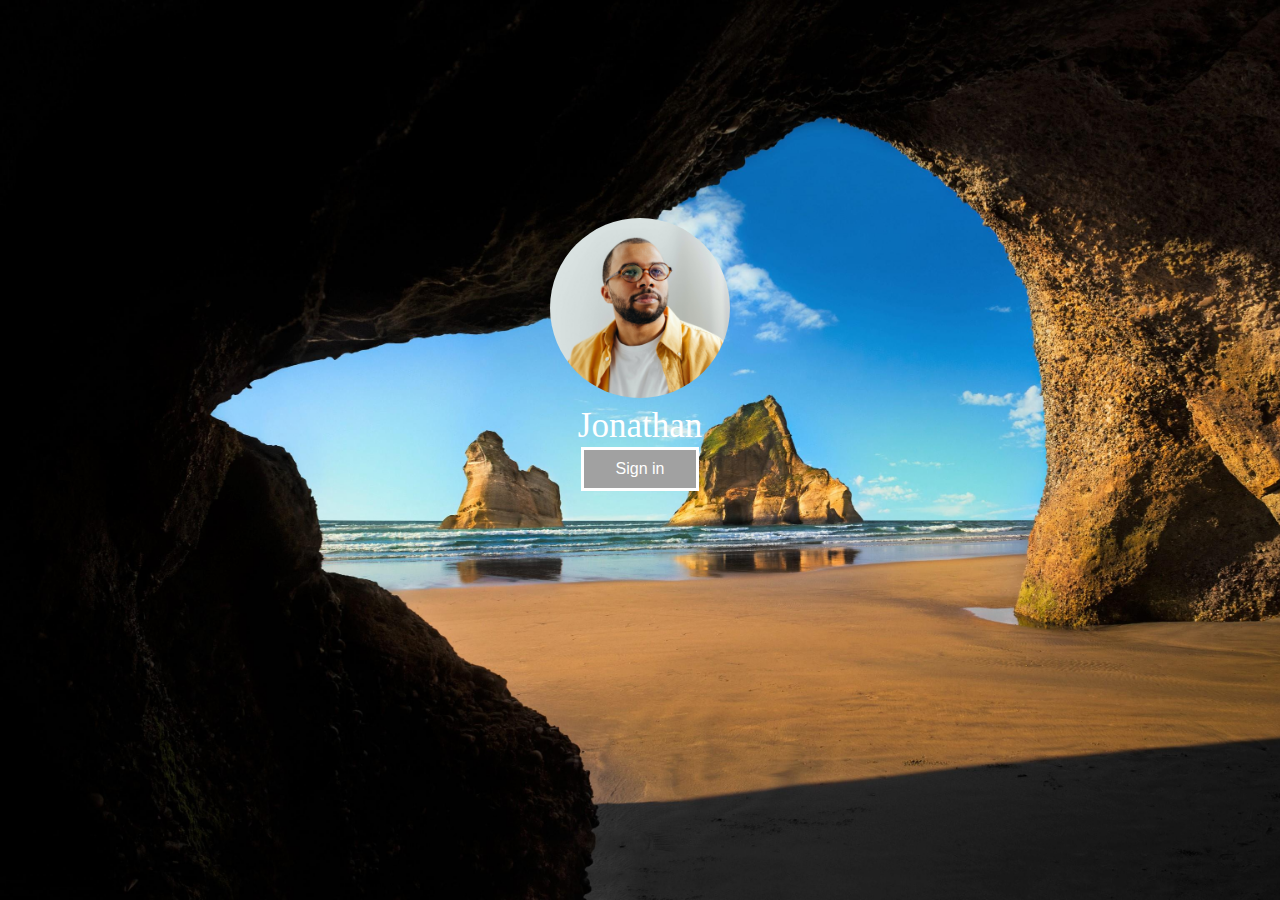
<file: index.html>
<html lang="en">
    <head>
        <meta charset="UTF-8">
        <meta name="viewport" content="width=device-width, initial-scale=1.0">
        <link rel="stylesheet" href="./css/index.css">
        <link rel="stylesheet" href="./css/reset.css">   
        <title>Windows 10 User</title>
    </head>
    <body>
        <div class="profile">
            <img class="user" src="./img/user.png" alt="user">
            <h2>Jonathan</h2>
            <a class="signin" href="main.html"><button class="btn">Sign in</button></a>
        </div>
        </body>
</html>
</file>
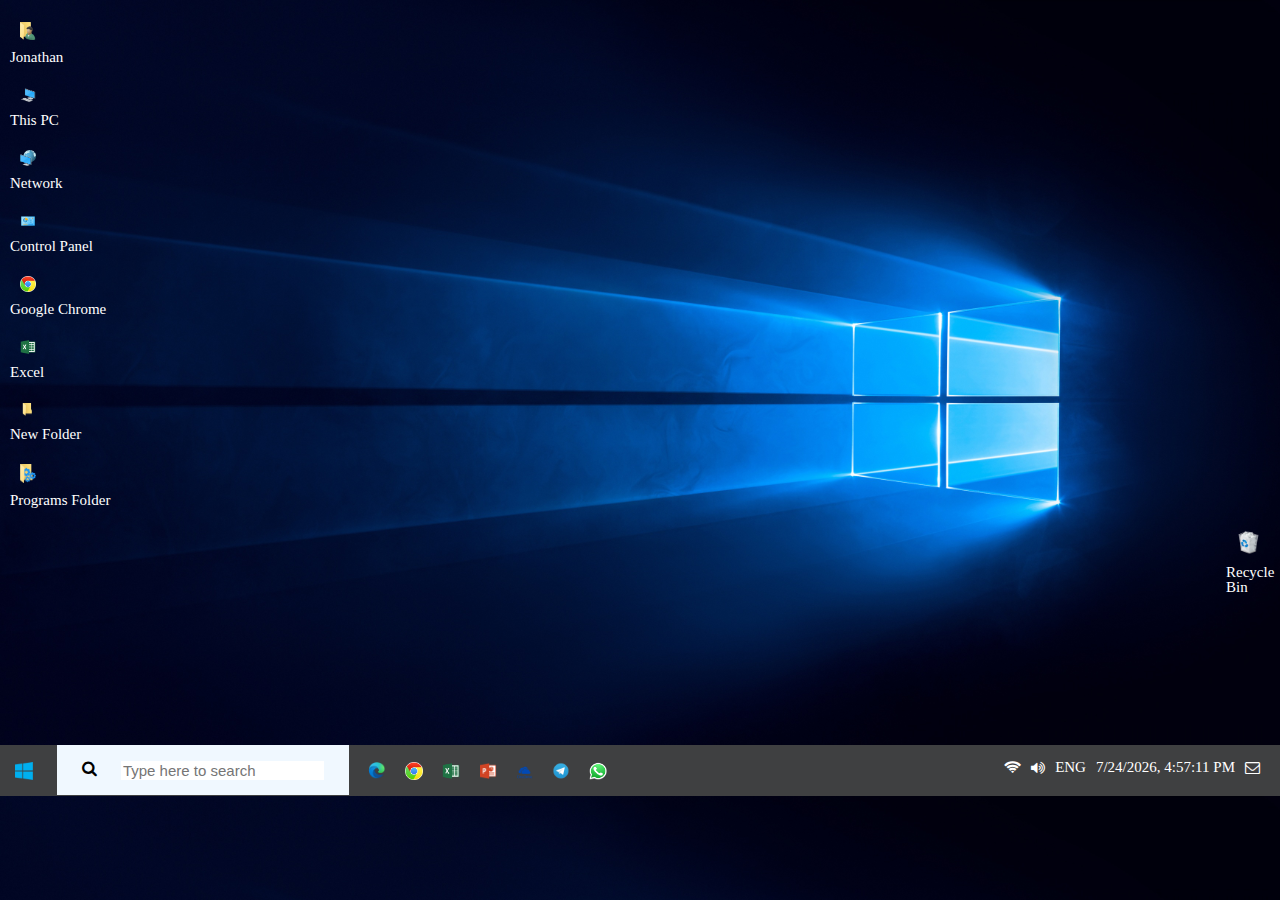
<file: main.html>
<!DOCTYPE html>
<html lang="en">
    <head>
        <meta charset="UTF-8">
        <meta name="viewport" content="width=device-width, initial-scale=1.0">
        <link rel="stylesheet" href="./css/main.css">
        <link rel="stylesheet" href="./css/reset.css">
        <link rel="stylesheet" href="https://cdnjs.cloudflare.com/ajax/libs/font-awesome/4.7.0/css/font-awesome.min.css">
        <title>Windows 10 Desktop</title>
    </head>
    <body>
        <div class="icon">
            <img src="./icon/userfolder.png" alt="user">
            <p>Jonathan</p>
            <img src="./icon/thispc.png" alt="this pc">
            <p>This PC</p>
            <img src="./icon/network.png" alt="network">
            <p>Network</p>
            <img src="./icon/controlpanel.png" alt="control panel">
            <p>Control Panel</p>
            <img src="./icon/chrome.png" alt="Google Chrome">
            <p>Google Chrome</p>
            <img src="./icon/excel.png" alt="excel">
            <p>Excel</p>
            <img src="./icon/folder.png" alt="folder">
            <p>New Folder</p>
            <img src="./icon/folder2.png" alt="folder">
            <p>Programs Folder</p>
            <div class="trush">
                <img src="./icon/recyclebin.png" alt="recycle bin">
                <p>Recycle Bin</p>   
            </div>
        </div>
    </body>
    <footer>
        <div class="ft-icon">
            <img src="./icon/windows2.png" alt="windows">
            <div class="search">
                <i class="fa fa-search" aria-hidden="true"></i>
                <input class="placeholder" type="text" placeholder="Type here to search" name="search">
            </div>
            <img src="./icon/edge.png" alt="microsoft edge">
            <img src="./icon/chrome.png" alt="Chrome">
            <img src="./icon/excel.png" alt="excel">
            <img src="./icon/powerpoint.png" alt="powerpoint">
            <img src="./icon/onedrive.png" alt="onedrive">
            <img src="./icon/telegram.png" alt="telegram">
            <img src="./icon/whatsapp.png" alt="whatsapp">   
            <div class="right">
                <i class="fa fa-wifi" aria-hidden="true"></i>
                <i class="fa fa-volume-up" aria-hidden="true"></i>
                <p>ENG</p>
                <span id="datetime"></span>
                <i class="fa fa-envelope-o" aria-hidden="true"></i>
            </div>
        </div>    
    </footer>
    
    <script>
        function updateDateTime() {
          const now = new Date();
          const currentDateTime = now.toLocaleString();
          document.querySelector('#datetime').textContent = currentDateTime;
        }
        setInterval(updateDateTime, 0.1);
      </script>
    
</html>
</file>
<file: css/index.css>
body {
    background-image: url(../img/windows1.jpg);
    background-size: cover;
    background-position: center;
    max-width: 100%;
    margin: 0;
}
.profile {
    display: flex;
    flex-direction: column;
    justify-content: center;
    align-items: center;
    padding-top: 17%;
} 
.user {
    width: 180px;
    height: 180px;
    border-radius: 50%;
    margin-bottom: 10px;
}
.profile h2 {
    font-size: 55px;
    color: white;
    font-size: 35px;
}
.profile .signin {
    text-align: center;
    text-decoration: none;
    display: inline-block;
}
.profile .btn {
    background-color: rgb(161, 161, 161);
    color: white;
    border: solid white;
    padding: 10px 32px;
    text-align: center;
    text-decoration: none;
    display: inline-block;
    font-size: 16px;
    margin: 4px 2px;
    cursor: pointer;
}
</file>
<file: css/main.css>
body {
    background-image: url(../img/windows2.jpg);
    background-size: cover;
    max-width: 100%;
    margin: 0 auto;
}
.icon img {
    width: 2.8%;
    display: block;
    padding-top: 22px;
    padding-left: 20px;
}
.trush {
    justify-content: right;
    margin-left: 95%;
}
.trush img {
    width: 70%;
}

.icon p {
    color: white;
    font-size: 15px;
    display: block;
    padding-top: 10px;
    padding-left: 10px;
}
footer {
    width: 100%;
    height: 51px;
    background-color: rgb(63, 64, 65);
    text-align: left;
}
.search {
    display: inline-block;
    background-color: aliceblue;
    padding-left: 25px;
    padding-right: 25px;
    padding-top: 15px;
    padding-bottom: 15px;
    margin-left: 20px;
    vertical-align: super;
}
.search:hover {
    padding-right: 21px;
    padding-top: 13px;
    padding-bottom: 13px;
    border: 2px solid gray;
}
.placeholder {
    border: none;
    margin-left: 20px;
    vertical-align: middle;
    font-size: 15px;
}
.ft-icon {
    margin-top: 150px;
}
.ft-icon img {
    width: 1.4%;
    margin-left: 15px;
    margin-top: 10px;
}
.right {
    display: flex;
    float: right;
    margin-right: 20px;
    margin-top: 15px;
    color: white;
    font-size: 15px;
}
.right .fa {
    margin-left: 10px;

}
.right p {
    margin-left: 10px;
}
#datetime {
    color: white;
    font-size: 15px;
    margin-left: 10px;
}
</file>
